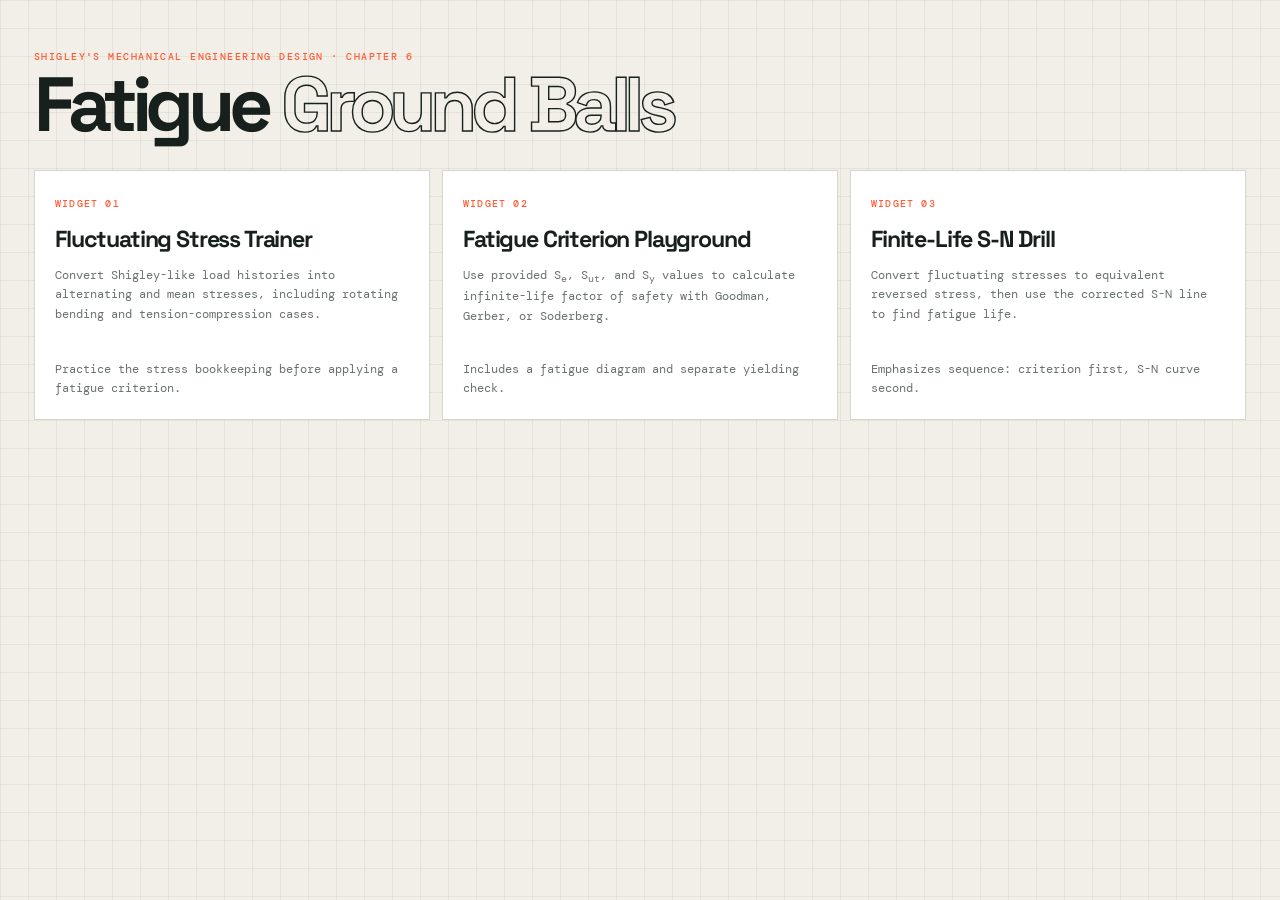
<file: index.html>
<!doctype html>
<html lang="en">
<head>
  <meta charset="utf-8">
  <meta name="viewport" content="width=device-width, initial-scale=1">
  <meta name="description" content="Chapter 6 fatigue practice widgets for fluctuating stresses, mean-stress criteria, and finite-life S-N calculations.">
  <title>Fatigue Ground Balls</title>
  <link rel="stylesheet" href="styles.css">
</head>
<body>
<main class="shell">
  <header class="hero">
    <div>
      <p class="eyebrow">Shigley's Mechanical Engineering Design · Chapter 6</p>
      <h1>Fatigue <span>Ground Balls</span></h1>
    </div>
  </header>

  <section class="cards">
    <a class="mode-card" href="fluctuating-stress.html">
      <div>
        <small>Widget 01</small>
        <h2>Fluctuating Stress Trainer</h2>
        <p>Convert Shigley-like load histories into alternating and mean stresses, including rotating bending and tension-compression cases.</p>
      </div>
      <p>Practice the stress bookkeeping before applying a fatigue criterion.</p>
    </a>
    <a class="mode-card" href="criterion-playground.html">
      <div>
        <small>Widget 02</small>
        <h2>Fatigue Criterion Playground</h2>
        <p>Use provided S<sub>e</sub>, S<sub>ut</sub>, and S<sub>y</sub> values to calculate infinite-life factor of safety with Goodman, Gerber, or Soderberg.</p>
      </div>
      <p>Includes a fatigue diagram and separate yielding check.</p>
    </a>
    <a class="mode-card" href="finite-life-sn.html">
      <div>
        <small>Widget 03</small>
        <h2>Finite-Life S-N Drill</h2>
        <p>Convert fluctuating stresses to equivalent reversed stress, then use the corrected S-N line to find fatigue life.</p>
      </div>
      <p>Emphasizes sequence: criterion first, S-N curve second.</p>
    </a>
  </section>
</main>
</body>
</html>
</file>
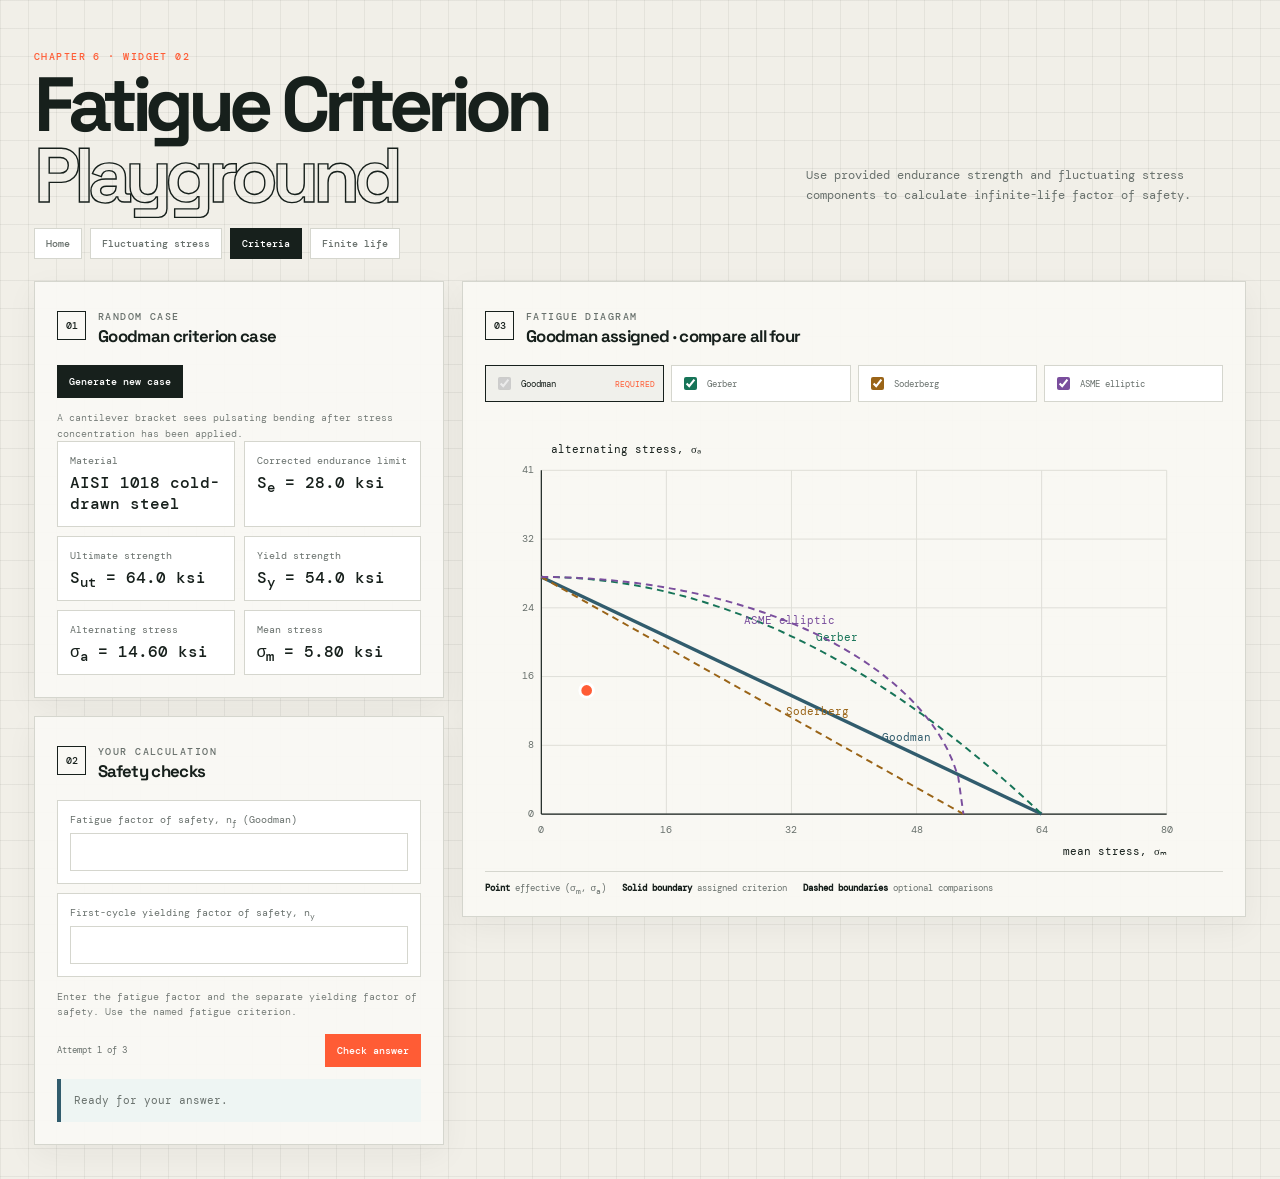
<file: criterion-playground.html>
<!doctype html>
<html lang="en">
<head>
  <meta charset="utf-8">
  <meta name="viewport" content="width=device-width, initial-scale=1">
  <meta name="description" content="Practice Goodman, Gerber, and Soderberg fatigue criteria for infinite life.">
  <title>Fatigue Criterion Playground</title>
  <link rel="stylesheet" href="styles.css">
</head>
<body>
<main class="shell">
  <header class="hero">
    <div>
      <p class="eyebrow">Chapter 6 · Widget 02</p>
      <h1>Fatigue Criterion <span>Playground</span></h1>
    </div>
    <p class="hero-copy">Use provided endurance strength and fluctuating stress components to calculate infinite-life factor of safety.</p>
  </header>
  <nav class="nav">
    <a href="index.html">Home</a>
    <a href="fluctuating-stress.html">Fluctuating stress</a>
    <a class="active" href="criterion-playground.html">Criteria</a>
    <a href="finite-life-sn.html">Finite life</a>
  </nav>

  <section class="app-grid">
    <aside class="sidebar">
      <section class="panel panel-pad">
        <div class="section-title"><b>01</b><div><span>Random case</span><h2 id="caseTitle">—</h2></div></div>
        <button class="primary" id="newCase">Generate new case</button>
        <p class="hint" id="casePrompt">—</p>
        <div class="given-grid" id="givenGrid"></div>
      </section>
      <section class="panel panel-pad">
        <div class="section-title"><b>02</b><div><span>Your calculation</span><h2>Safety checks</h2></div></div>
        <div class="answer-grid one" id="answerGrid"></div>
        <p class="hint">Enter the fatigue factor and the separate yielding factor of safety. Use the named fatigue criterion.</p>
        <div class="attempt-box"><span id="attemptStatus">Attempt 1 of 3</span><button class="check-button" id="checkAnswer">Check answer</button></div>
        <div class="feedback" id="feedback">Ready for your answer.</div>
        <div class="equation-panel" id="equationPanel" hidden></div>
      </section>
    </aside>
    <section class="main-column">
      <section class="panel plot-panel">
        <div class="section-title"><b>03</b><div><span>Fatigue diagram</span><h2 id="diagramTitle">Failure boundary</h2></div></div>
        <div class="criterion-controls" id="criterionControls"></div>
        <svg id="fatiguePlot" viewBox="0 0 760 470" role="img" aria-label="Fatigue failure diagram"></svg>
        <div class="plot-caption"><span><b>Point</b> effective (σ<sub>m</sub>, σ<sub>a</sub>)</span><span><b>Solid boundary</b> assigned criterion</span><span><b>Dashed boundaries</b> optional comparisons</span></div>
      </section>
      <section class="panel panel-pad" id="solutionPanel" hidden>
        <div class="section-title"><b>04</b><div><span>Worked solution</span><h2>Fatigue and yielding</h2></div></div>
        <div class="solution-grid three" id="solutionGrid"></div>
      </section>
    </section>
  </section>
</main>
<script src="fatigue.js"></script>
<script src="criterion-playground.js"></script>
</body>
</html>
</file>
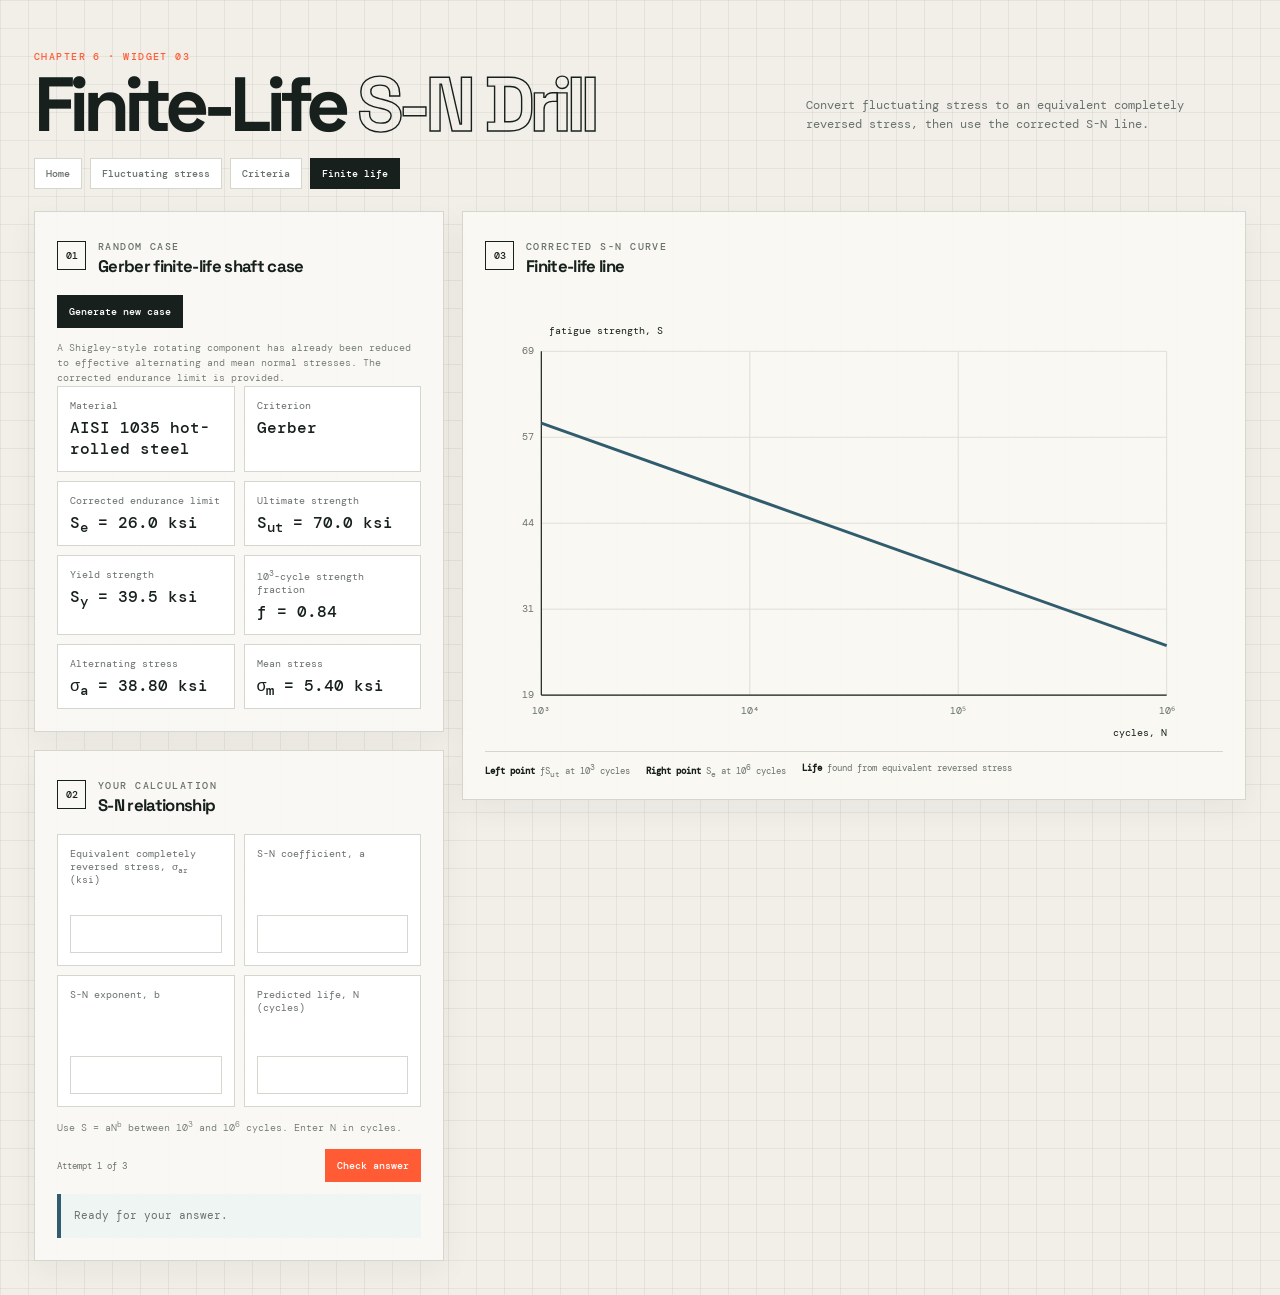
<file: finite-life-sn.html>
<!doctype html>
<html lang="en">
<head>
  <meta charset="utf-8">
  <meta name="viewport" content="width=device-width, initial-scale=1">
  <meta name="description" content="Practice finite-life fatigue calculations with the corrected S-N relationship.">
  <title>Finite-Life S-N Drill</title>
  <link rel="stylesheet" href="styles.css">
</head>
<body>
<main class="shell">
  <header class="hero">
    <div>
      <p class="eyebrow">Chapter 6 · Widget 03</p>
      <h1>Finite-Life <span>S-N Drill</span></h1>
    </div>
    <p class="hero-copy">Convert fluctuating stress to an equivalent completely reversed stress, then use the corrected S-N line.</p>
  </header>
  <nav class="nav">
    <a href="index.html">Home</a>
    <a href="fluctuating-stress.html">Fluctuating stress</a>
    <a href="criterion-playground.html">Criteria</a>
    <a class="active" href="finite-life-sn.html">Finite life</a>
  </nav>

  <section class="app-grid">
    <aside class="sidebar">
      <section class="panel panel-pad">
        <div class="section-title"><b>01</b><div><span>Random case</span><h2 id="caseTitle">—</h2></div></div>
        <button class="primary" id="newCase">Generate new case</button>
        <p class="hint" id="casePrompt">—</p>
        <div class="given-grid" id="givenGrid"></div>
      </section>
      <section class="panel panel-pad">
        <div class="section-title"><b>02</b><div><span>Your calculation</span><h2>S-N relationship</h2></div></div>
        <div class="answer-grid aligned" id="answerGrid"></div>
        <p class="hint">Use S = aN<sup>b</sup> between 10<sup>3</sup> and 10<sup>6</sup> cycles. Enter N in cycles.</p>
        <div class="attempt-box"><span id="attemptStatus">Attempt 1 of 3</span><button class="check-button" id="checkAnswer">Check answer</button></div>
        <div class="feedback" id="feedback">Ready for your answer.</div>
        <div class="equation-panel" id="equationPanel" hidden></div>
      </section>
    </aside>
    <section class="main-column">
      <section class="panel plot-panel">
        <div class="section-title"><b>03</b><div><span>Corrected S-N curve</span><h2>Finite-life line</h2></div></div>
        <svg id="snPlot" viewBox="0 0 760 470" role="img" aria-label="Corrected S-N curve"></svg>
        <div class="plot-caption"><span><b>Left point</b> fS<sub>ut</sub> at 10<sup>3</sup> cycles</span><span><b>Right point</b> S<sub>e</sub> at 10<sup>6</sup> cycles</span><span><b>Life</b> found from equivalent reversed stress</span></div>
      </section>
      <section class="panel panel-pad" id="solutionPanel" hidden>
        <div class="section-title"><b>04</b><div><span>Worked solution</span><h2>Equivalent stress and life</h2></div></div>
        <div class="solution-grid three" id="solutionGrid"></div>
      </section>
    </section>
  </section>
</main>
<script src="fatigue.js"></script>
<script src="finite-life-sn.js"></script>
</body>
</html>
</file>
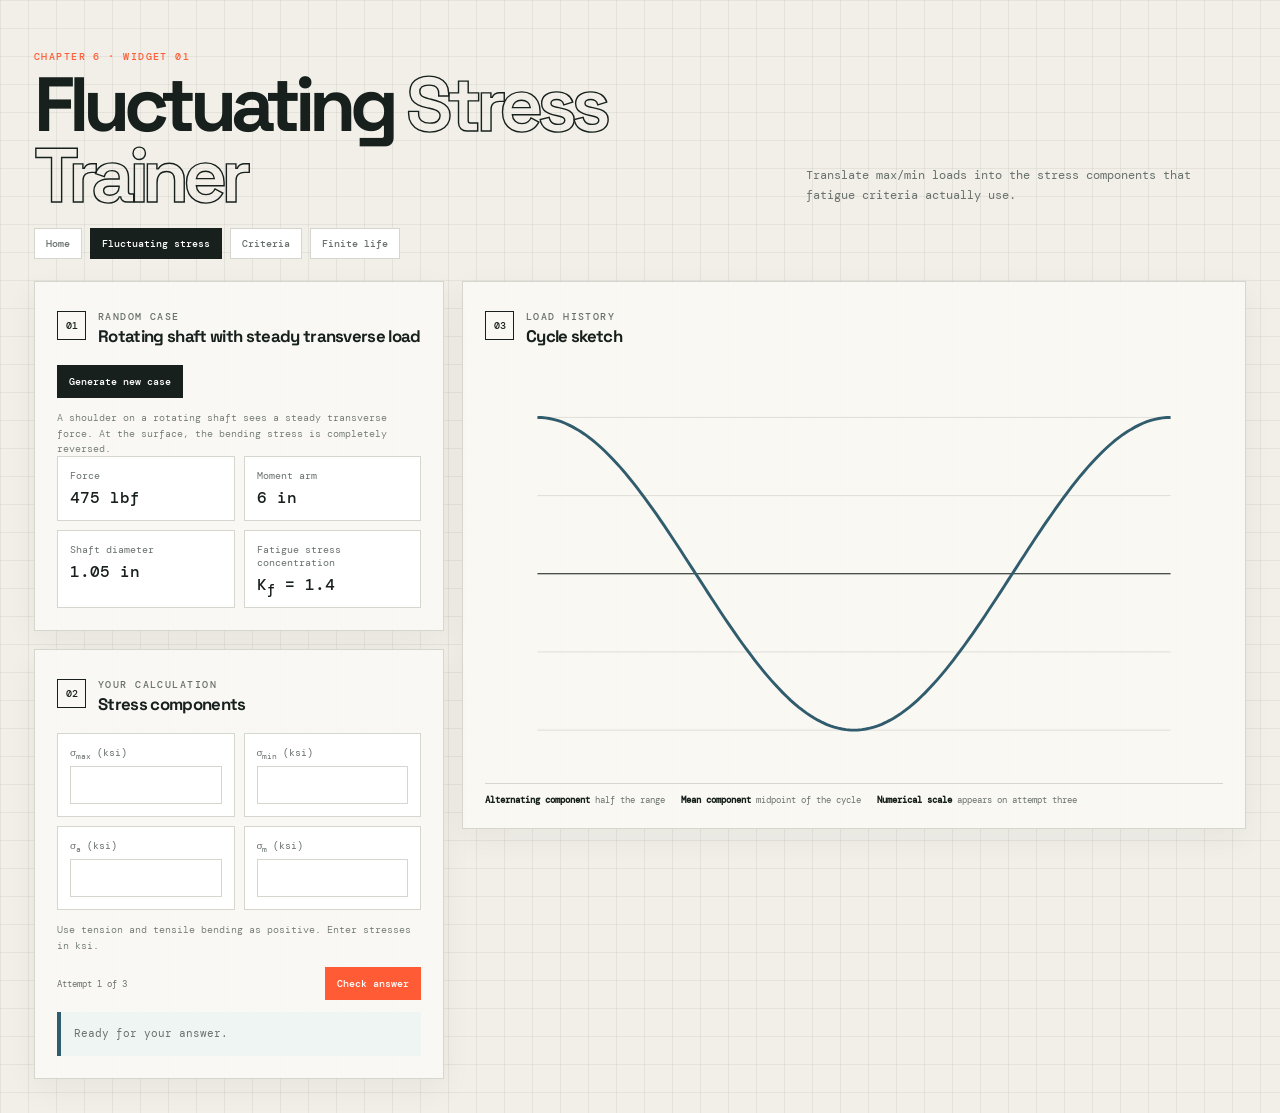
<file: fluctuating-stress.html>
<!doctype html>
<html lang="en">
<head>
  <meta charset="utf-8">
  <meta name="viewport" content="width=device-width, initial-scale=1">
  <meta name="description" content="Practice converting fluctuating load histories into alternating and mean stresses.">
  <title>Fluctuating Stress Trainer</title>
  <link rel="stylesheet" href="styles.css">
</head>
<body>
<main class="shell">
  <header class="hero">
    <div>
      <p class="eyebrow">Chapter 6 · Widget 01</p>
      <h1>Fluctuating <span>Stress Trainer</span></h1>
    </div>
    <p class="hero-copy">Translate max/min loads into the stress components that fatigue criteria actually use.</p>
  </header>
  <nav class="nav">
    <a href="index.html">Home</a>
    <a class="active" href="fluctuating-stress.html">Fluctuating stress</a>
    <a href="criterion-playground.html">Criteria</a>
    <a href="finite-life-sn.html">Finite life</a>
  </nav>

  <section class="app-grid">
    <aside class="sidebar">
      <section class="panel panel-pad">
        <div class="section-title"><b>01</b><div><span>Random case</span><h2 id="caseTitle">—</h2></div></div>
        <button class="primary" id="newCase">Generate new case</button>
        <p class="hint" id="casePrompt">—</p>
        <div class="given-grid" id="givenGrid"></div>
      </section>
      <section class="panel panel-pad">
        <div class="section-title"><b>02</b><div><span>Your calculation</span><h2>Stress components</h2></div></div>
        <div class="answer-grid" id="answerGrid"></div>
        <p class="hint">Use tension and tensile bending as positive. Enter stresses in ksi.</p>
        <div class="attempt-box"><span id="attemptStatus">Attempt 1 of 3</span><button class="check-button" id="checkAnswer">Check answer</button></div>
        <div class="feedback" id="feedback">Ready for your answer.</div>
        <div class="equation-panel" id="equationPanel" hidden></div>
      </section>
    </aside>
    <section class="main-column">
      <section class="panel plot-panel">
        <div class="section-title"><b>03</b><div><span>Load history</span><h2>Cycle sketch</h2></div></div>
        <svg id="cyclePlot" viewBox="0 0 760 430" role="img" aria-label="Stress cycle sketch"></svg>
        <div class="plot-caption"><span><b>Alternating component</b> half the range</span><span><b>Mean component</b> midpoint of the cycle</span><span><b>Numerical scale</b> appears on attempt three</span></div>
      </section>
      <section class="panel panel-pad" id="solutionPanel" hidden>
        <div class="section-title"><b>04</b><div><span>Worked solution</span><h2>Component breakdown</h2></div></div>
        <div class="solution-grid three" id="solutionGrid"></div>
      </section>
    </section>
  </section>
</main>
<script src="fatigue.js"></script>
<script src="fluctuating-stress.js"></script>
</body>
</html>
</file>
<file: styles.css>
@import url("https://fonts.googleapis.com/css2?family=DM+Mono:wght@300;400;500&family=Space+Grotesk:wght@400;500;600;700&display=swap");

:root {
  --ink: #17201c;
  --muted: #69716d;
  --paper: #f1efe8;
  --panel: #faf9f5;
  --line: #d5d6ce;
  --accent: #ff5c35;
  --blue: #315c6d;
  --good: #177458;
  --warn: #9a6417;
  --bad: #b4371d;
  --shadow: 0 10px 30px #26302b0d;
}

* { box-sizing: border-box; }
[hidden] { display: none !important; }
body {
  margin: 0;
  color: var(--ink);
  background:
    linear-gradient(#202a2510 1px, transparent 1px),
    linear-gradient(90deg, #202a2510 1px, transparent 1px),
    var(--paper);
  background-size: 28px 28px;
  font-family: "Space Grotesk", system-ui, sans-serif;
}

button, input, select { font: inherit; }
button { cursor: pointer; }
input, select {
  border: 1px solid var(--line);
  border-radius: 0;
  color: var(--ink);
  background: #fff;
  outline: none;
  font-family: "DM Mono", monospace;
}
input:focus, select:focus { border-color: var(--accent); box-shadow: 0 0 0 3px #ff5c3520; }
input[type="number"] { appearance: textfield; -moz-appearance: textfield; }
input[type="number"]::-webkit-inner-spin-button, input[type="number"]::-webkit-outer-spin-button { margin: 0; -webkit-appearance: none; }

.shell { max-width: 1500px; margin: auto; padding: 34px; }
.hero { display: flex; align-items: end; justify-content: space-between; gap: 30px; padding: 16px 0 30px; }
.eyebrow, .section-title span {
  margin: 0 0 6px;
  color: var(--accent);
  font: 500 .64rem "DM Mono", monospace;
  letter-spacing: .14em;
  text-transform: uppercase;
}
h1 { margin: 0; font-size: clamp(3rem, 6vw, 6.2rem); line-height: .92; letter-spacing: -.08em; }
h1 span { color: transparent; -webkit-text-stroke: 1.4px var(--ink); }
.hero-copy { max-width: 440px; margin: 0 0 5px; color: var(--muted); font: .72rem/1.7 "DM Mono", monospace; }

.nav { display: flex; flex-wrap: wrap; gap: 8px; margin: -12px 0 22px; }
.nav a {
  border: 1px solid var(--line);
  padding: 8px 11px;
  color: var(--muted);
  background: #fff;
  font: 500 .62rem "DM Mono", monospace;
  text-decoration: none;
}
.nav a.active { border-color: var(--ink); color: #fff; background: var(--ink); }

.app-grid { display: grid; grid-template-columns: 410px 1fr; gap: 18px; align-items: start; }
.sidebar, .main-column { display: grid; gap: 18px; }
.sidebar { position: sticky; top: 15px; }
.panel { border: 1px solid var(--line); background: #faf9f5ed; box-shadow: var(--shadow); }
.panel-pad { padding: 22px; }
.section-title { display: flex; gap: 12px; align-items: center; margin-bottom: 18px; }
.section-title > b { display: grid; place-items: center; width: 29px; height: 29px; border: 1px solid var(--ink); font: 500 .61rem "DM Mono", monospace; }
.section-title span { color: var(--muted); margin: 0; }
.section-title h2 { margin: 0; font-size: 1.05rem; letter-spacing: -.04em; }

.button-row { display: flex; gap: 8px; align-items: center; }
.primary, .secondary, .check-button {
  border: 0;
  padding: 10px 12px;
  color: #fff;
  background: var(--ink);
  font: 500 .62rem "DM Mono", monospace;
}
.secondary { border: 1px solid var(--line); color: var(--ink); background: #fff; }
.check-button { background: var(--accent); }
.check-button:disabled { opacity: .45; cursor: not-allowed; }

.given-grid, .answer-grid, .solution-grid { display: grid; grid-template-columns: repeat(2, 1fr); gap: 9px; }
.answer-grid.one { grid-template-columns: 1fr; }
.solution-grid.three { grid-template-columns: repeat(3, 1fr); }
.given, .answer-field, .solution-card {
  padding: 12px;
  border: 1px solid var(--line);
  background: #fff;
}
.given span, .answer-field span, .solution-card span {
  display: block;
  color: var(--muted);
  font: .62rem "DM Mono", monospace;
}
.given strong, .solution-card strong {
  display: block;
  margin-top: 5px;
  font: 500 1.02rem "DM Mono", monospace;
}
.answer-field input { width: 100%; margin-top: 7px; padding: 9px; font-size: .86rem; }
.answer-grid.aligned .answer-field { display: grid; grid-template-rows: minmax(3.8em, auto) auto; align-content: stretch; }
.answer-grid.aligned .answer-field input { align-self: end; }
.answer-field.correct { background: #f1f8f5; border-color: #98c9b3; }
.answer-field.close { background: #fff8e8; border-color: #dab171; }
.answer-field.incorrect { background: #fff5f2; border-color: #e1a08e; }

.hint, .footnote {
  margin: 12px 0 0;
  color: var(--muted);
  font: 300 .62rem/1.55 "DM Mono", monospace;
}
.attempt-box { display: flex; align-items: center; justify-content: space-between; gap: 10px; margin-top: 14px; color: var(--muted); font: .58rem "DM Mono", monospace; }
.feedback {
  margin-top: 12px;
  padding: 13px;
  border-left: 4px solid var(--blue);
  background: #eef5f3;
  color: var(--muted);
  font: .68rem/1.6 "DM Mono", monospace;
}
.feedback.good { border-color: var(--good); color: var(--good); }
.feedback.warn { border-color: var(--warn); color: var(--warn); background: #fff8e8; }
.feedback.bad { border-color: var(--bad); color: var(--bad); background: #fff5f2; }
.feedback ul { margin: 8px 0 0; padding-left: 18px; }
.equation-panel { margin-top: 12px; padding: 13px; border: 1px solid #b8c9cf; background: #eef5f3; }
.equation-panel strong { display: block; margin-bottom: 8px; font-size: .72rem; }
.equation-list { display: grid; gap: 7px; }
.equation { padding: 8px 10px; border-left: 3px solid var(--blue); color: #314b56; background: #fff; font: .68rem/1.55 "DM Mono", monospace; }
.equation sub, .equation sup, .given sub, .answer-field sub, .solution-card sub, .hint sub, .plot-caption sub { line-height: 0; }

.plot-panel { padding: 22px; min-width: 0; }
svg { display: block; width: 100%; height: auto; }
.plot-caption { display: flex; flex-wrap: wrap; gap: 16px; padding-top: 10px; border-top: 1px solid var(--line); color: var(--muted); font: .58rem "DM Mono", monospace; }
.plot-caption b { color: var(--ink); }
.criterion-controls { display: grid; grid-template-columns: repeat(4, 1fr); gap: 7px; margin-bottom: 12px; }
.criterion-toggle { display: flex; gap: 7px; align-items: center; padding: 8px; border: 1px solid var(--line); background: #fff; color: var(--muted); font: .57rem "DM Mono", monospace; }
.criterion-toggle input { accent-color: var(--curve-color); }
.criterion-toggle.required { border-color: var(--ink); color: var(--ink); background: #f0f0eb; }
.criterion-toggle.required::after { content: "required"; margin-left: auto; color: var(--accent); font-size: .48rem; text-transform: uppercase; }

.cards { display: grid; grid-template-columns: repeat(3, 1fr); gap: 12px; }
.mode-card { display: grid; align-content: space-between; min-height: 250px; padding: 20px; border: 1px solid var(--line); background: #fff; text-decoration: none; color: var(--ink); }
.mode-card:hover { border-color: var(--accent); box-shadow: var(--shadow); }
.mode-card small { color: var(--accent); font: 500 .62rem "DM Mono", monospace; letter-spacing: .12em; text-transform: uppercase; }
.mode-card h2 { margin: 12px 0; font-size: 1.45rem; letter-spacing: -.05em; }
.mode-card p { margin: 0; color: var(--muted); font: .72rem/1.7 "DM Mono", monospace; }

@media (max-width: 1100px) {
  .app-grid { grid-template-columns: 1fr; }
  .sidebar { position: static; }
  .cards { grid-template-columns: 1fr; }
}
@media (max-width: 700px) {
  .shell { padding: 16px; }
  .hero { display: block; }
  .hero-copy { margin-top: 20px; }
  .given-grid, .answer-grid, .solution-grid, .solution-grid.three { grid-template-columns: 1fr; }
  .attempt-box { display: grid; }
  .criterion-controls { grid-template-columns: repeat(2, 1fr); }
}
</file>
